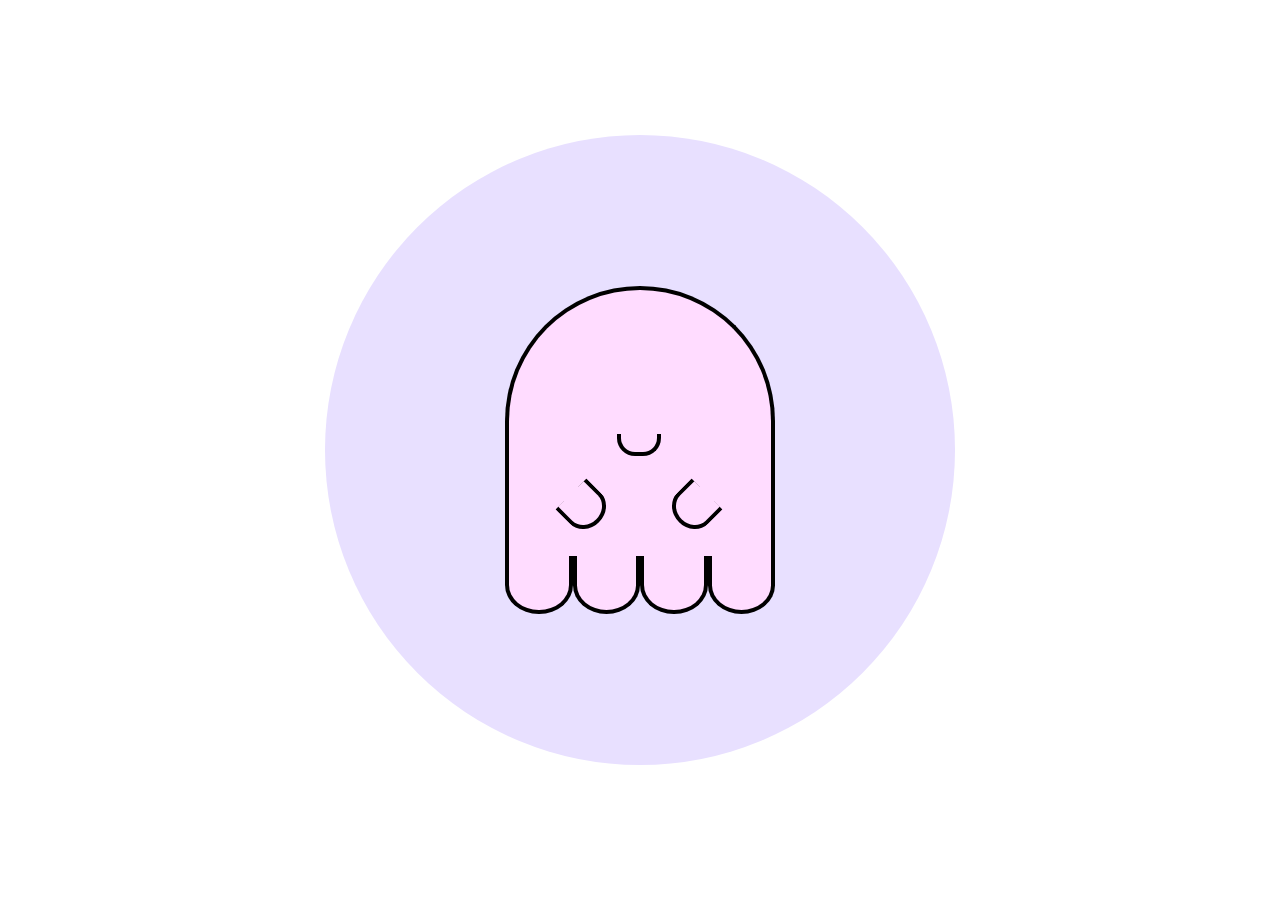
<file: index.html>
<!DOCTYPE html>
<html>
  <head>
    <link rel="stylesheet" href="styles.css">
    <script type="text/javascript" src="script.js"></script>
  </head>
  <body>
    <div id="base">
      <div id="background">
        <div id="spookster">
          <div id="left-peeper">
            <div id="lpupil"></div>
          </div>
          <div id="right-peeper">
            <div id="rpupil"></div>
          </div>
          <!-- Short for booplesnoot -->
          <div id="snoot"></div>
          <div id="left-waggler"></div>
          <div id="right-waggler"></div>
        </div>
        <div id="feets">
          <div id="feet"></div>
          <div id="feet"></div>
          <div id="feet"></div>
          <div id="feet"></div>
        </div>
      </div>
    </div>
  </body>
</html>
</file>
<file: styles.css>
* {
  margin: 0;
  padding: 0;
}

#base {
  background: white;
  height: 100vh;
  width: 100vw;
  display: flex;
  align-items: center;
  justify-content: center;
  position: relative;
}

#background {
  width: 70vmin;
  height: 70vmin;
  background: #e8e0ff;
  border-radius: 50%;
  display: flex;
  align-items: center;
  justify-content: center;
  flex-direction: column;
}

#spookster {
  position: relative;
  border: 0.5vmin solid black;
  width: 30vmin;
  height: 30vmin;
  border-top-left-radius: 50%;
  border-top-right-radius: 50%;
  border-bottom: 0;
  box-sizing: border-box;
  background: #ffdcff;
}

#feets {
  display: flex;
  width: 30vmin;
}

#feet {
  width: 7.5vmin;
  height: 6vmin;
  border: 0.5vmin solid black;
  border-bottom-left-radius: 50%;
  border-bottom-right-radius: 50%;
  border-top: 0;
  background: #ffdcff;
}

#peepers {
  position: absolute;
  width: 5vmin;
  height: 5vmin;
  background: #000;
  border-radius: 50%;
  top: 13vmin;
  left: 5vmin;
  box-shadow: 14vmin 0 black;
}

#peepers:before{
  content: "";
  position: absolute;
  background: white;
  width: 2.5vmin;
  height: 2.5vmin;
  border-radius: 50%;
  left: 2min;
  box-shadow: 14vmin 0 white;
}

#snoot {
  position: absolute;
  width: 4vmin;
  height: 2vmin;
  border: 0.5vmin solid black;
  border-bottom-left-radius: 2vmin;
  border-bottom-right-radius: 2vmin;
  border-top: 0;
  top: 16vmin;
  left: 12vmin;
}

/* Both wagglers (hands) have */
/* much in common */
#left-waggler, #right-waggler {
  position: absolute;
  width: 4vmin;
  height: 4vmin;
  top: 22vmin;
  border: 0.5vmin solid black;
  border-bottom-left-radius: 50%;
  border-bottom-right-radius: 50%;
  border-top: 0;
}

/* But are in different */ 
/* 1. locations and */
/* 2. orientations */
#left-waggler {
  left: 6vmin;
  transform: rotate(-45deg)
}
#right-waggler{
  left: 18vmin;
  transform: rotate(45deg)
}
</file>
